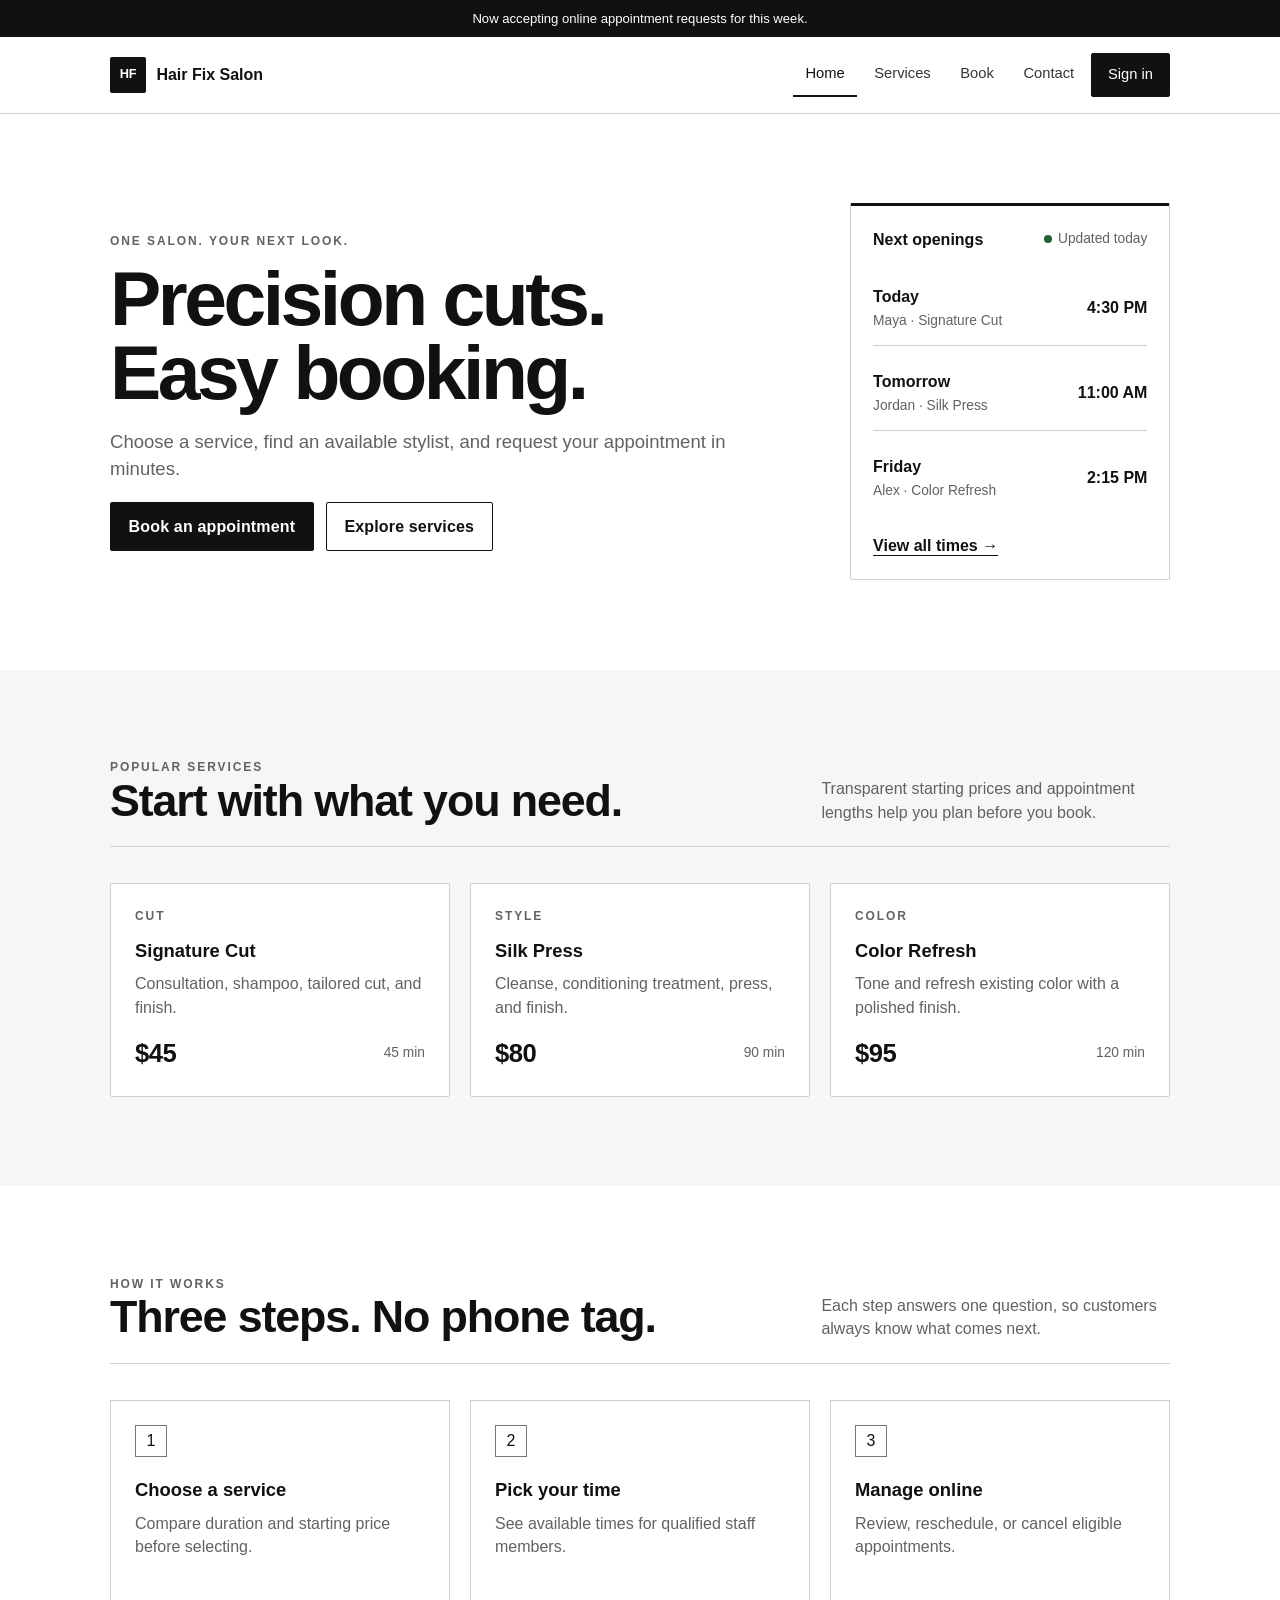
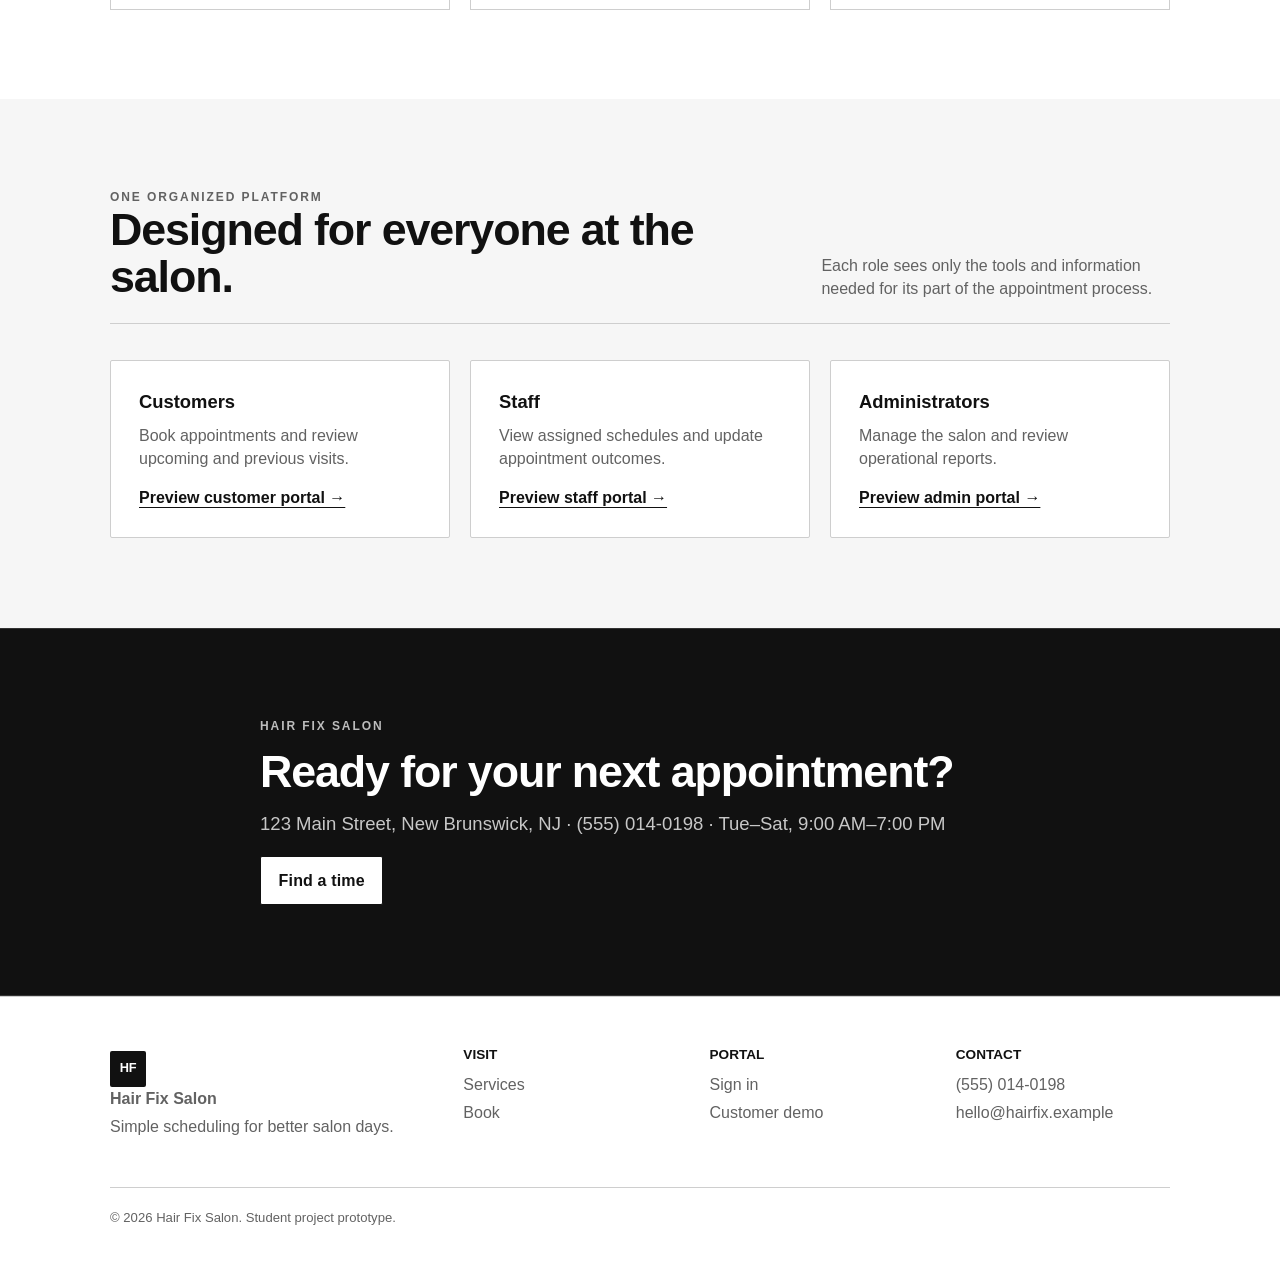
<file: hair-fix-salon-site/index.html>
<!doctype html>
<html lang="en">
<head>
  <meta charset="utf-8">
  <meta name="viewport" content="width=device-width, initial-scale=1">
  <meta name="description" content="Hair Fix Salon online appointment booking prototype.">
  <title>Hair Fix Salon | Appointments made simple</title>
  <link rel="stylesheet" href="assets/styles.css">
  <script src="assets/config.js" defer></script>
  <script src="assets/mock-data.js" defer></script>
  <script src="assets/api-client.js" defer></script>
  <script src="assets/app.js" defer></script>
</head>
<body>
  <a class="skip-link" href="#main">Skip to content</a>
  <div class="announcement">Now accepting online appointment requests for this week.</div>
  <header class="site-header">
    <div class="container header-inner">
      <a class="brand" href="index.html" aria-label="Hair Fix Salon home"><span class="brand-mark">HF</span><span>Hair Fix Salon</span></a>
      <button class="menu-toggle" type="button" data-menu-toggle aria-expanded="false" aria-controls="primary-nav">Menu</button>
      <nav class="site-nav" id="primary-nav" data-menu aria-label="Primary navigation">
        <a href="index.html" aria-current="page">Home</a>
        <a href="services.html">Services</a>
        <a href="book.html">Book</a>
        <a href="#contact">Contact</a>
        <a class="nav-cta" href="login.html">Sign in</a>
      </nav>
    </div>
  </header>

  <main id="main">
    <section class="hero">
      <div class="container hero-grid">
        <div>
          <p class="eyebrow">One salon. Your next look.</p>
          <h1>Precision cuts. Easy booking.</h1>
          <p class="lede">Choose a service, find an available stylist, and request your appointment in minutes.</p>
          <div class="button-row">
            <a class="button" href="book.html">Book an appointment</a>
            <a class="button secondary" href="services.html">Explore services</a>
          </div>
        </div>
        <aside class="hero-card" aria-label="Upcoming availability">
          <div class="hero-card-top"><strong>Next openings</strong><span class="meta"><span class="dot"></span>Updated today</span></div>
          <div class="availability-list">
            <div class="availability-item"><span><strong>Today</strong><br><span class="meta">Maya · Signature Cut</span></span><strong>4:30 PM</strong></div>
            <div class="availability-item"><span><strong>Tomorrow</strong><br><span class="meta">Jordan · Silk Press</span></span><strong>11:00 AM</strong></div>
            <div class="availability-item"><span><strong>Friday</strong><br><span class="meta">Alex · Color Refresh</span></span><strong>2:15 PM</strong></div>
          </div>
          <a class="text-link" href="book.html">View all times →</a>
        </aside>
      </div>
    </section>

    <section class="section soft" id="services">
      <div class="container">
        <div class="section-head">
          <div><p class="eyebrow">Popular services</p><h2>Start with what you need.</h2></div>
          <p>Transparent starting prices and appointment lengths help you plan before you book.</p>
        </div>
        <div class="cards-3">
          <article class="service-card"><p class="eyebrow">Cut</p><h3>Signature Cut</h3><p class="muted">Consultation, shampoo, tailored cut, and finish.</p><div class="card-row"><span class="price">$45</span><span class="meta">45 min</span></div></article>
          <article class="service-card"><p class="eyebrow">Style</p><h3>Silk Press</h3><p class="muted">Cleanse, conditioning treatment, press, and finish.</p><div class="card-row"><span class="price">$80</span><span class="meta">90 min</span></div></article>
          <article class="service-card"><p class="eyebrow">Color</p><h3>Color Refresh</h3><p class="muted">Tone and refresh existing color with a polished finish.</p><div class="card-row"><span class="price">$95</span><span class="meta">120 min</span></div></article>
        </div>
      </div>
    </section>

    <section class="section">
      <div class="container">
        <div class="section-head"><div><p class="eyebrow">How it works</p><h2>Three steps. No phone tag.</h2></div><p>Each step answers one question, so customers always know what comes next.</p></div>
        <div class="cards-3">
          <article class="process-card"><div class="step-number">1</div><h3>Choose a service</h3><p class="muted">Compare duration and starting price before selecting.</p></article>
          <article class="process-card"><div class="step-number">2</div><h3>Pick your time</h3><p class="muted">See available times for qualified staff members.</p></article>
          <article class="process-card"><div class="step-number">3</div><h3>Manage online</h3><p class="muted">Review, reschedule, or cancel eligible appointments.</p></article>
        </div>
      </div>
    </section>

    <section class="section soft">
      <div class="container">
        <div class="section-head"><div><p class="eyebrow">One organized platform</p><h2>Designed for everyone at the salon.</h2></div><p>Each role sees only the tools and information needed for its part of the appointment process.</p></div>
        <div class="cards-3">
          <article class="role-card"><h3>Customers</h3><p>Book appointments and review upcoming and previous visits.</p><a class="text-link" href="customer-dashboard.html">Preview customer portal →</a></article>
          <article class="role-card"><h3>Staff</h3><p>View assigned schedules and update appointment outcomes.</p><a class="text-link" href="staff-dashboard.html">Preview staff portal →</a></article>
          <article class="role-card"><h3>Administrators</h3><p>Manage the salon and review operational reports.</p><a class="text-link" href="admin-dashboard.html">Preview admin portal →</a></article>
        </div>
      </div>
    </section>

    <section class="section dark home-cta" id="contact">
      <div class="narrow">
        <p class="eyebrow">Hair Fix Salon</p>
        <h2>Ready for your next appointment?</h2>
        <p class="lede">123 Main Street, New Brunswick, NJ · (555) 014-0198 · Tue–Sat, 9:00 AM–7:00 PM</p>
        <a class="button secondary" href="book.html">Find a time</a>
      </div>
    </section>
  </main>

  <footer class="site-footer">
    <div class="container">
      <div class="footer-grid">
        <div><a class="brand" href="index.html"><span class="brand-mark">HF</span><span>Hair Fix Salon</span></a><p class="muted">Simple scheduling for better salon days.</p></div>
        <div><h3>Visit</h3><a href="services.html">Services</a><a href="book.html">Book</a></div>
        <div><h3>Portal</h3><a href="login.html">Sign in</a><a href="customer-dashboard.html">Customer demo</a></div>
        <div><h3>Contact</h3><a href="tel:+15550140198">(555) 014-0198</a><a href="mailto:hello@hairfix.example">hello@hairfix.example</a></div>
      </div>
      <div class="footer-bottom">© <span data-current-year></span> Hair Fix Salon. Student project prototype.</div>
    </div>
  </footer>
</body>
</html>
</file>
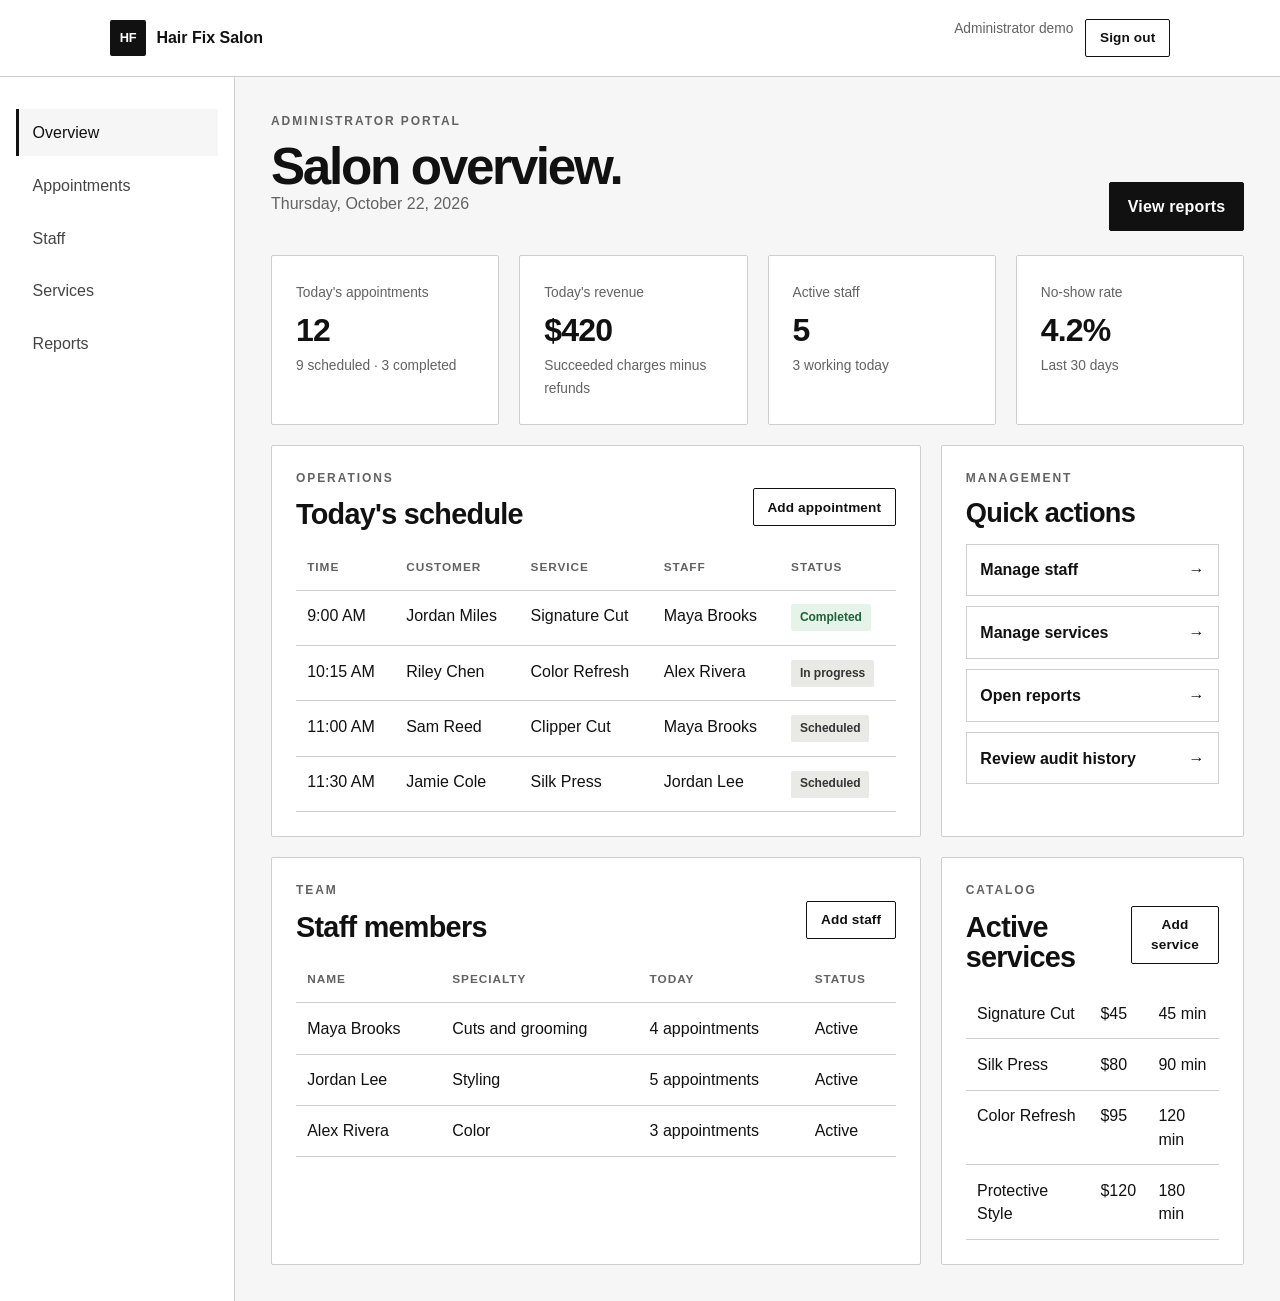
<file: hair-fix-salon-site/admin-dashboard.html>
<!doctype html>
<html lang="en">
<head>
  <meta charset="utf-8"><meta name="viewport" content="width=device-width, initial-scale=1">
  <title>Administrator Portal | Hair Fix Salon</title>
  <link rel="stylesheet" href="assets/styles.css"><script src="assets/config.js" defer></script><script src="assets/mock-data.js" defer></script><script src="assets/api-client.js" defer></script><script src="assets/app.js" defer></script>
</head>
<body class="dashboard-body">
  <a class="skip-link" href="#main">Skip to content</a>
  <header class="dashboard-header"><div class="container header-inner"><a class="brand" href="index.html"><span class="brand-mark">HF</span><span>Hair Fix Salon</span></a><div class="button-row"><span class="meta">Administrator demo</span><a class="button secondary small" href="login.html">Sign out</a></div></div></header>
  <div class="dashboard-shell">
    <aside class="sidebar"><nav aria-label="Administrator portal"><a class="active" href="admin-dashboard.html">Overview</a><a href="#appointments">Appointments</a><a href="#staff">Staff</a><a href="#services">Services</a><a href="reports.html">Reports</a></nav></aside>
    <main class="dashboard-main" id="main">
      <div class="dashboard-title"><div><p class="eyebrow">Administrator portal</p><h1>Salon overview.</h1><p class="muted">Thursday, October 22, 2026</p></div><a class="button" href="reports.html">View reports</a></div>
      <div class="stats-grid">
        <article class="stat-card"><span class="meta">Today's appointments</span><p class="stat-value">12</p><span class="meta">9 scheduled · 3 completed</span></article>
        <article class="stat-card"><span class="meta">Today's revenue</span><p class="stat-value">$420</p><span class="meta">Succeeded charges minus refunds</span></article>
        <article class="stat-card"><span class="meta">Active staff</span><p class="stat-value">5</p><span class="meta">3 working today</span></article>
        <article class="stat-card"><span class="meta">No-show rate</span><p class="stat-value">4.2%</p><span class="meta">Last 30 days</span></article>
      </div>
      <div class="dashboard-grid">
        <section class="panel" id="appointments"><div class="panel-head"><div><p class="eyebrow">Operations</p><h2 style="font-size:1.8rem">Today's schedule</h2></div><button class="button secondary small" type="button">Add appointment</button></div><div class="data-table-wrap"><table class="data-table"><thead><tr><th>Time</th><th>Customer</th><th>Service</th><th>Staff</th><th>Status</th></tr></thead><tbody><tr><td>9:00 AM</td><td>Jordan Miles</td><td>Signature Cut</td><td>Maya Brooks</td><td><span class="status completed">Completed</span></td></tr><tr><td>10:15 AM</td><td>Riley Chen</td><td>Color Refresh</td><td>Alex Rivera</td><td><span class="status">In progress</span></td></tr><tr><td>11:00 AM</td><td>Sam Reed</td><td>Clipper Cut</td><td>Maya Brooks</td><td><span class="status">Scheduled</span></td></tr><tr><td>11:30 AM</td><td>Jamie Cole</td><td>Silk Press</td><td>Jordan Lee</td><td><span class="status">Scheduled</span></td></tr></tbody></table></div></section>
        <aside class="panel"><p class="eyebrow">Management</p><h2 style="font-size:1.7rem">Quick actions</h2><div class="quick-list"><a href="#staff"><span>Manage staff</span><span>→</span></a><a href="#services"><span>Manage services</span><span>→</span></a><a href="reports.html"><span>Open reports</span><span>→</span></a><a href="reports.html#audit"><span>Review audit history</span><span>→</span></a></div></aside>
      </div>
      <div class="dashboard-grid" style="margin-top:1.25rem">
        <section class="panel" id="staff"><div class="panel-head"><div><p class="eyebrow">Team</p><h2 style="font-size:1.8rem">Staff members</h2></div><button class="button secondary small" type="button">Add staff</button></div><div class="data-table-wrap"><table class="data-table"><thead><tr><th>Name</th><th>Specialty</th><th>Today</th><th>Status</th></tr></thead><tbody><tr><td>Maya Brooks</td><td>Cuts and grooming</td><td>4 appointments</td><td>Active</td></tr><tr><td>Jordan Lee</td><td>Styling</td><td>5 appointments</td><td>Active</td></tr><tr><td>Alex Rivera</td><td>Color</td><td>3 appointments</td><td>Active</td></tr></tbody></table></div></section>
        <section class="panel" id="services"><div class="panel-head"><div><p class="eyebrow">Catalog</p><h2 style="font-size:1.8rem">Active services</h2></div><button class="button secondary small" type="button">Add service</button></div><div class="data-table-wrap"><table class="data-table"><tbody><tr><td>Signature Cut</td><td>$45</td><td>45 min</td></tr><tr><td>Silk Press</td><td>$80</td><td>90 min</td></tr><tr><td>Color Refresh</td><td>$95</td><td>120 min</td></tr><tr><td>Protective Style</td><td>$120</td><td>180 min</td></tr></tbody></table></div></section>
      </div>
    </main>
  </div>
</body>
</html>
</file>
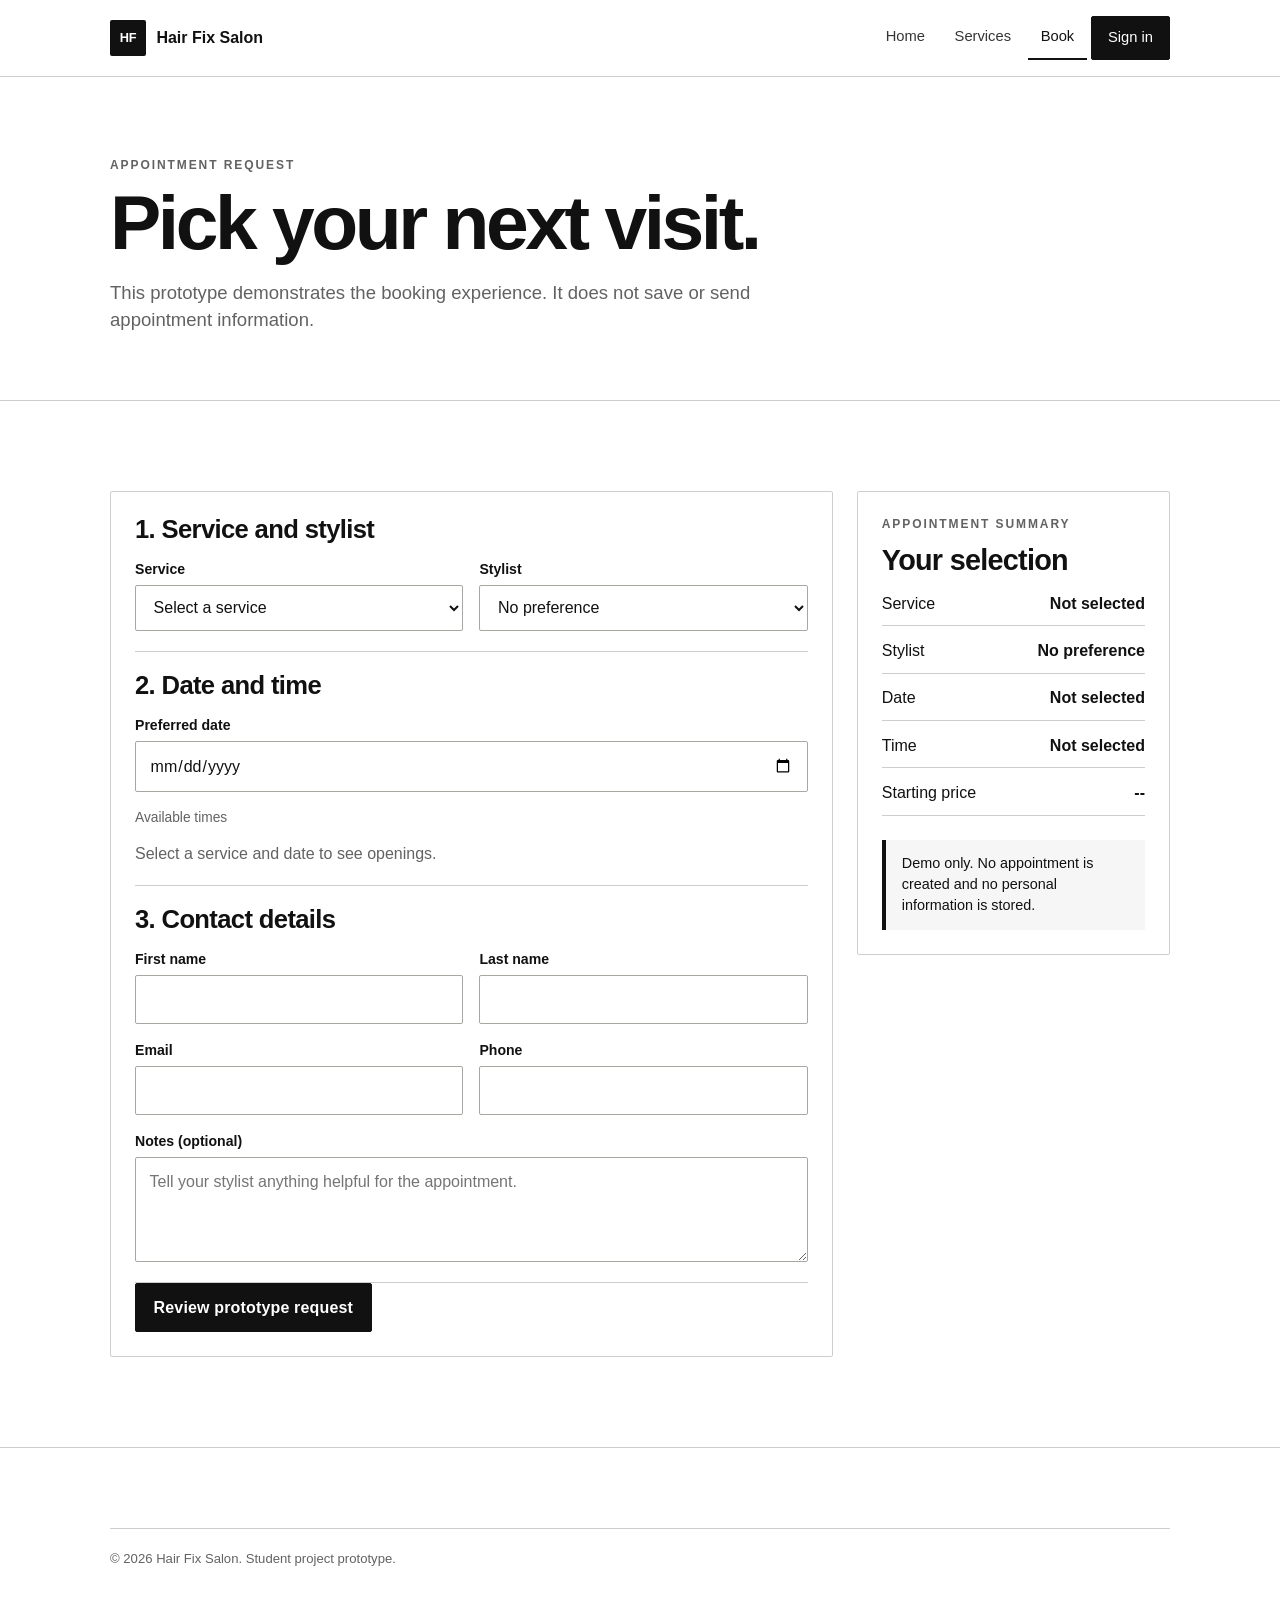
<file: hair-fix-salon-site/book.html>
<!doctype html>
<html lang="en">
<head>
  <meta charset="utf-8"><meta name="viewport" content="width=device-width, initial-scale=1">
  <title>Book an Appointment | Hair Fix Salon</title>
  <link rel="stylesheet" href="assets/styles.css"><script src="assets/config.js" defer></script><script src="assets/mock-data.js" defer></script><script src="assets/api-client.js" defer></script><script src="assets/app.js" defer></script>
</head>
<body>
  <a class="skip-link" href="#main">Skip to content</a>
  <header class="site-header"><div class="container header-inner">
    <a class="brand" href="index.html"><span class="brand-mark">HF</span><span>Hair Fix Salon</span></a>
    <button class="menu-toggle" type="button" data-menu-toggle aria-expanded="false" aria-controls="primary-nav">Menu</button>
    <nav class="site-nav" id="primary-nav" data-menu><a href="index.html">Home</a><a href="services.html">Services</a><a href="book.html" aria-current="page">Book</a><a class="nav-cta" href="login.html">Sign in</a></nav>
  </div></header>
  <main id="main">
    <section class="page-hero"><div class="container"><p class="eyebrow">Appointment request</p><h1>Pick your next visit.</h1><p class="lede">This prototype demonstrates the booking experience. It does not save or send appointment information.</p></div></section>
    <section class="section"><div class="container booking-layout">
      <form class="panel" data-booking-form>
        <div class="form-section"><h2 style="font-size:1.6rem">1. Service and stylist</h2><div class="form-grid">
          <div class="field"><label for="service">Service</label><select id="service" name="serviceId" data-service-select required><option value="">Select a service</option></select></div>
          <div class="field"><label for="stylist">Stylist</label><select id="stylist" name="staffId" data-staff-select><option value="">No preference</option></select></div>
        </div></div>
        <div class="form-section"><h2 style="font-size:1.6rem">2. Date and time</h2><div class="field"><label for="date">Preferred date</label><input id="date" name="appointmentDate" type="date" required></div><p class="meta" style="margin-top:1rem">Available times</p><div class="slot-grid" data-availability-list><span class="muted">Select a service and date to see openings.</span></div><input id="selected-time" name="startTime" type="hidden"></div>
        <div class="form-section"><h2 style="font-size:1.6rem">3. Contact details</h2><div class="form-grid">
          <div class="field"><label for="first-name">First name</label><input id="first-name" name="firstName" autocomplete="given-name" required></div>
          <div class="field"><label for="last-name">Last name</label><input id="last-name" name="lastName" autocomplete="family-name" required></div>
          <div class="field"><label for="email">Email</label><input id="email" name="email" type="email" autocomplete="email" required></div>
          <div class="field"><label for="phone">Phone</label><input id="phone" name="phone" type="tel" autocomplete="tel" required></div>
          <div class="field full"><label for="notes">Notes (optional)</label><textarea id="notes" name="notes" placeholder="Tell your stylist anything helpful for the appointment."></textarea></div>
        </div></div>
        <button class="button" type="submit">Review prototype request</button>
        <div class="form-message" data-booking-message tabindex="-1" role="status"></div>
      </form>
      <aside class="panel summary-panel"><p class="eyebrow">Appointment summary</p><h2 style="font-size:1.8rem">Your selection</h2><div class="summary-list"><div><span>Service</span><strong data-summary-service>Not selected</strong></div><div><span>Stylist</span><strong data-summary-stylist>No preference</strong></div><div><span>Date</span><strong data-summary-date>Not selected</strong></div><div><span>Time</span><strong data-summary-time>Not selected</strong></div><div><span>Starting price</span><strong data-summary-price>--</strong></div></div><div class="notice">Demo only. No appointment is created and no personal information is stored.</div></aside>
    </div></section>
  </main>
  <footer class="site-footer"><div class="container footer-bottom">© <span data-current-year></span> Hair Fix Salon. Student project prototype.</div></footer>
</body>
</html>
</file>
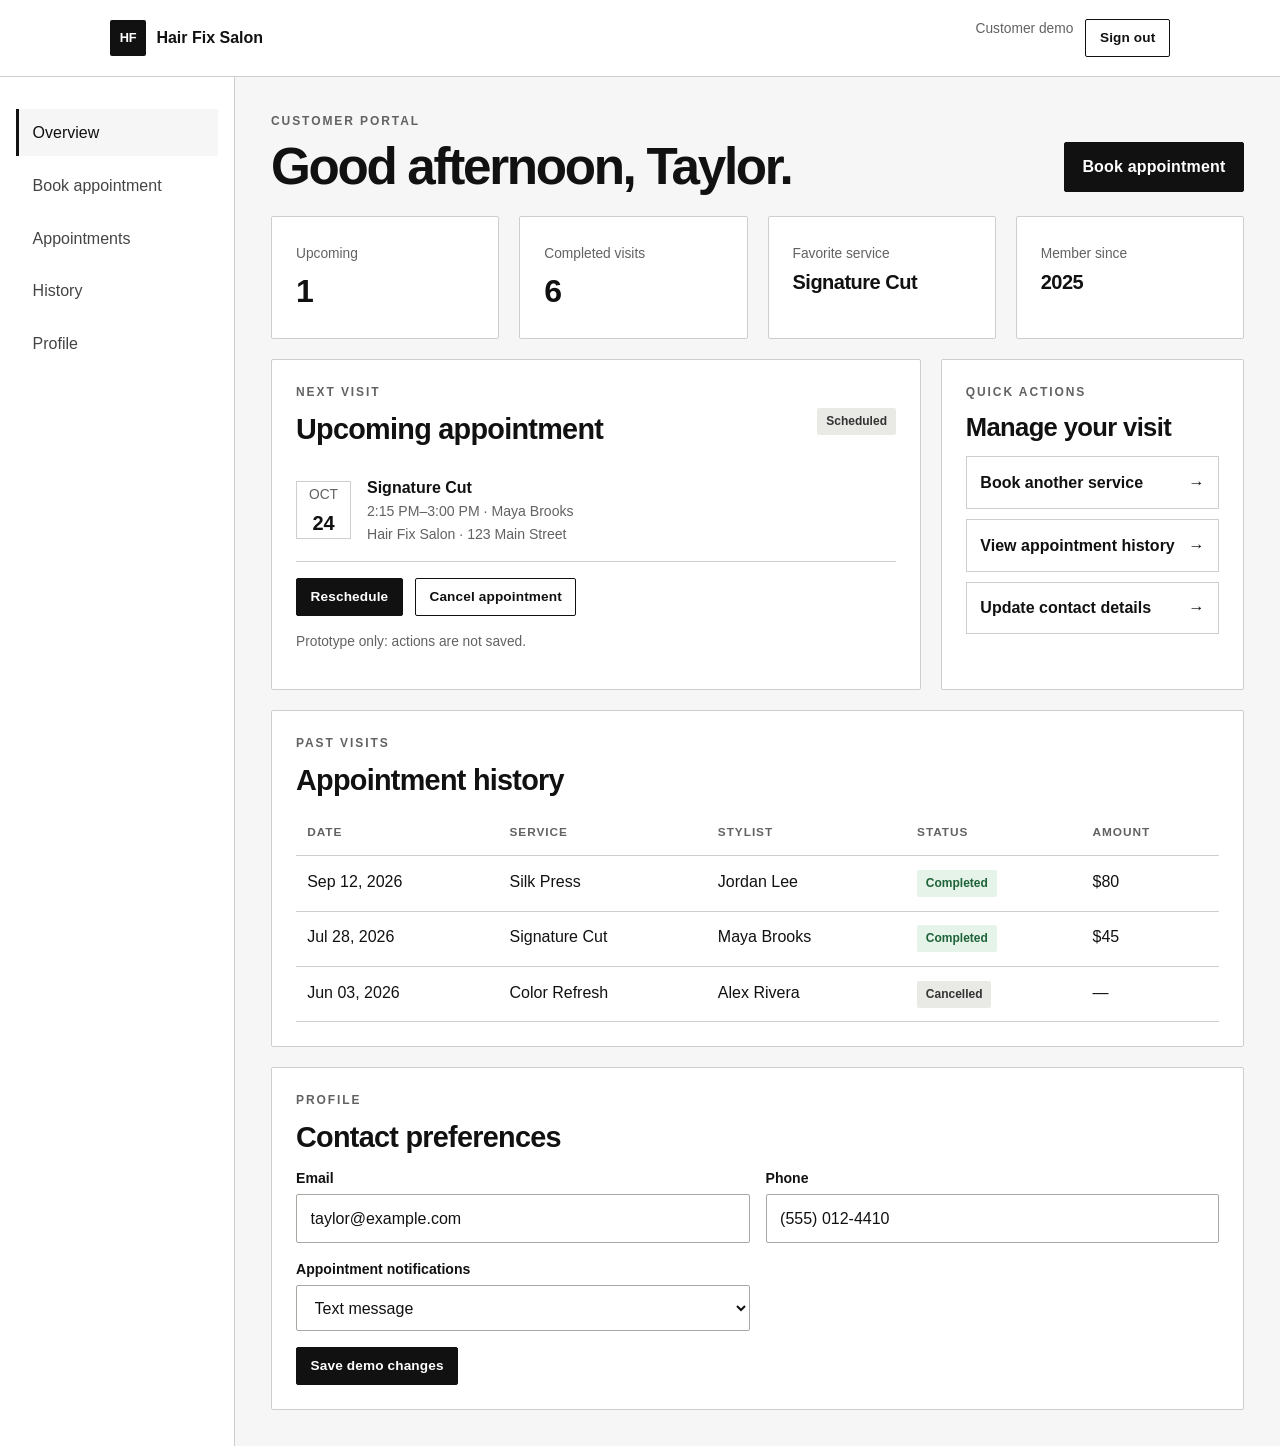
<file: hair-fix-salon-site/customer-dashboard.html>
<!doctype html>
<html lang="en">
<head>
  <meta charset="utf-8"><meta name="viewport" content="width=device-width, initial-scale=1">
  <title>Customer Portal | Hair Fix Salon</title>
  <link rel="stylesheet" href="assets/styles.css"><script src="assets/config.js" defer></script><script src="assets/mock-data.js" defer></script><script src="assets/api-client.js" defer></script><script src="assets/app.js" defer></script>
</head>
<body class="dashboard-body">
  <a class="skip-link" href="#main">Skip to content</a>
  <header class="dashboard-header"><div class="container header-inner"><a class="brand" href="index.html"><span class="brand-mark">HF</span><span>Hair Fix Salon</span></a><div class="button-row"><span class="meta">Customer demo</span><a class="button secondary small" href="login.html">Sign out</a></div></div></header>
  <div class="dashboard-shell">
    <aside class="sidebar"><nav aria-label="Customer portal"><a class="active" href="customer-dashboard.html">Overview</a><a href="book.html">Book appointment</a><a href="#appointments">Appointments</a><a href="#history">History</a><a href="#profile">Profile</a></nav></aside>
    <main class="dashboard-main" id="main">
      <div class="dashboard-title"><div><p class="eyebrow">Customer portal</p><h1>Good afternoon, Taylor.</h1></div><a class="button" href="book.html">Book appointment</a></div>
      <div class="stats-grid">
        <article class="stat-card"><span class="meta">Upcoming</span><p class="stat-value">1</p></article>
        <article class="stat-card"><span class="meta">Completed visits</span><p class="stat-value">6</p></article>
        <article class="stat-card"><span class="meta">Favorite service</span><p class="stat-value" style="font-size:1.25rem">Signature Cut</p></article>
        <article class="stat-card"><span class="meta">Member since</span><p class="stat-value" style="font-size:1.25rem">2025</p></article>
      </div>
      <div class="dashboard-grid">
        <section class="panel" id="appointments"><div class="panel-head"><div><p class="eyebrow">Next visit</p><h2 style="font-size:1.8rem">Upcoming appointment</h2></div><span class="status">Scheduled</span></div>
          <div class="appointment-row"><div class="date-tile"><span class="meta">OCT</span><strong>24</strong></div><div class="appointment-info"><strong>Signature Cut</strong><p>2:15 PM–3:00 PM · Maya Brooks</p><p>Hair Fix Salon · 123 Main Street</p></div></div>
          <div class="button-row" style="margin-top:1rem"><button class="button small" type="button">Reschedule</button><button class="button secondary small" type="button">Cancel appointment</button></div>
          <p class="meta" style="margin-top:1rem">Prototype only: actions are not saved.</p>
        </section>
        <aside class="panel"><p class="eyebrow">Quick actions</p><h2 style="font-size:1.6rem">Manage your visit</h2><div class="quick-list"><a href="book.html"><span>Book another service</span><span>→</span></a><a href="#history"><span>View appointment history</span><span>→</span></a><a href="#profile"><span>Update contact details</span><span>→</span></a></div></aside>
      </div>
      <section class="panel" id="history" style="margin-top:1.25rem"><div class="panel-head"><div><p class="eyebrow">Past visits</p><h2 style="font-size:1.8rem">Appointment history</h2></div></div><div class="data-table-wrap"><table class="data-table"><thead><tr><th>Date</th><th>Service</th><th>Stylist</th><th>Status</th><th>Amount</th></tr></thead><tbody><tr><td>Sep 12, 2026</td><td>Silk Press</td><td>Jordan Lee</td><td><span class="status completed">Completed</span></td><td>$80</td></tr><tr><td>Jul 28, 2026</td><td>Signature Cut</td><td>Maya Brooks</td><td><span class="status completed">Completed</span></td><td>$45</td></tr><tr><td>Jun 03, 2026</td><td>Color Refresh</td><td>Alex Rivera</td><td><span class="status">Cancelled</span></td><td>—</td></tr></tbody></table></div></section>
      <section class="panel" id="profile" style="margin-top:1.25rem"><p class="eyebrow">Profile</p><h2 style="font-size:1.8rem">Contact preferences</h2><div class="form-grid"><div class="field"><label for="profile-email">Email</label><input id="profile-email" type="email" value="taylor@example.com"></div><div class="field"><label for="profile-phone">Phone</label><input id="profile-phone" type="tel" value="(555) 012-4410"></div><div class="field"><label for="preference">Appointment notifications</label><select id="preference"><option>Text message</option><option>Email</option><option>Both</option></select></div></div><button class="button small" type="button" style="margin-top:1rem">Save demo changes</button></section>
    </main>
  </div>
</body>
</html>
</file>
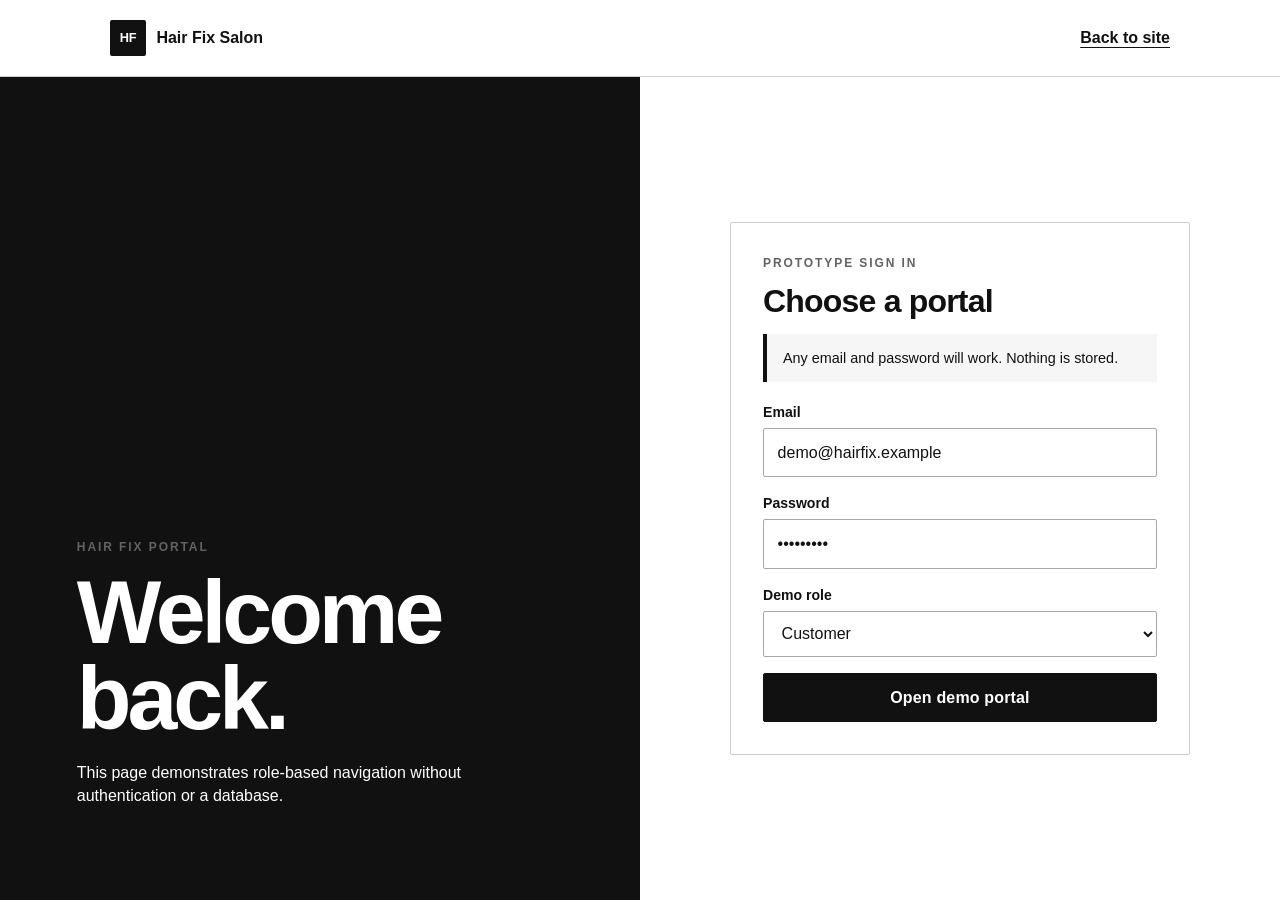
<file: hair-fix-salon-site/login.html>
<!doctype html>
<html lang="en">
<head>
  <meta charset="utf-8"><meta name="viewport" content="width=device-width, initial-scale=1">
  <title>Sign In | Hair Fix Salon</title>
  <link rel="stylesheet" href="assets/styles.css"><script src="assets/config.js" defer></script><script src="assets/mock-data.js" defer></script><script src="assets/api-client.js" defer></script><script src="assets/app.js" defer></script>
</head>
<body>
  <a class="skip-link" href="#main">Skip to content</a>
  <header class="site-header"><div class="container header-inner"><a class="brand" href="index.html"><span class="brand-mark">HF</span><span>Hair Fix Salon</span></a><a class="text-link" href="index.html">Back to site</a></div></header>
  <main id="main" class="login-shell">
    <section class="login-art"><p class="eyebrow">Hair Fix Portal</p><h1>Welcome back.</h1><p>This page demonstrates role-based navigation without authentication or a database.</p></section>
    <section class="login-form-wrap"><div class="login-card"><p class="eyebrow">Prototype sign in</p><h2 style="font-size:2rem">Choose a portal</h2><div class="notice" style="margin-bottom:1.25rem">Any email and password will work. Nothing is stored.</div><form data-login-form>
      <div class="field"><label for="email">Email</label><input id="email" name="email" type="email" value="demo@hairfix.example" required></div>
      <div class="field"><label for="password">Password</label><input id="password" name="password" type="password" value="prototype" required></div>
      <div class="field"><label for="role">Demo role</label><select id="role" name="role"><option value="customer">Customer</option><option value="staff">Staff</option><option value="admin">Administrator</option></select></div>
      <button class="button" type="submit">Open demo portal</button>
    </form></div></section>
  </main>
</body>
</html>
</file>
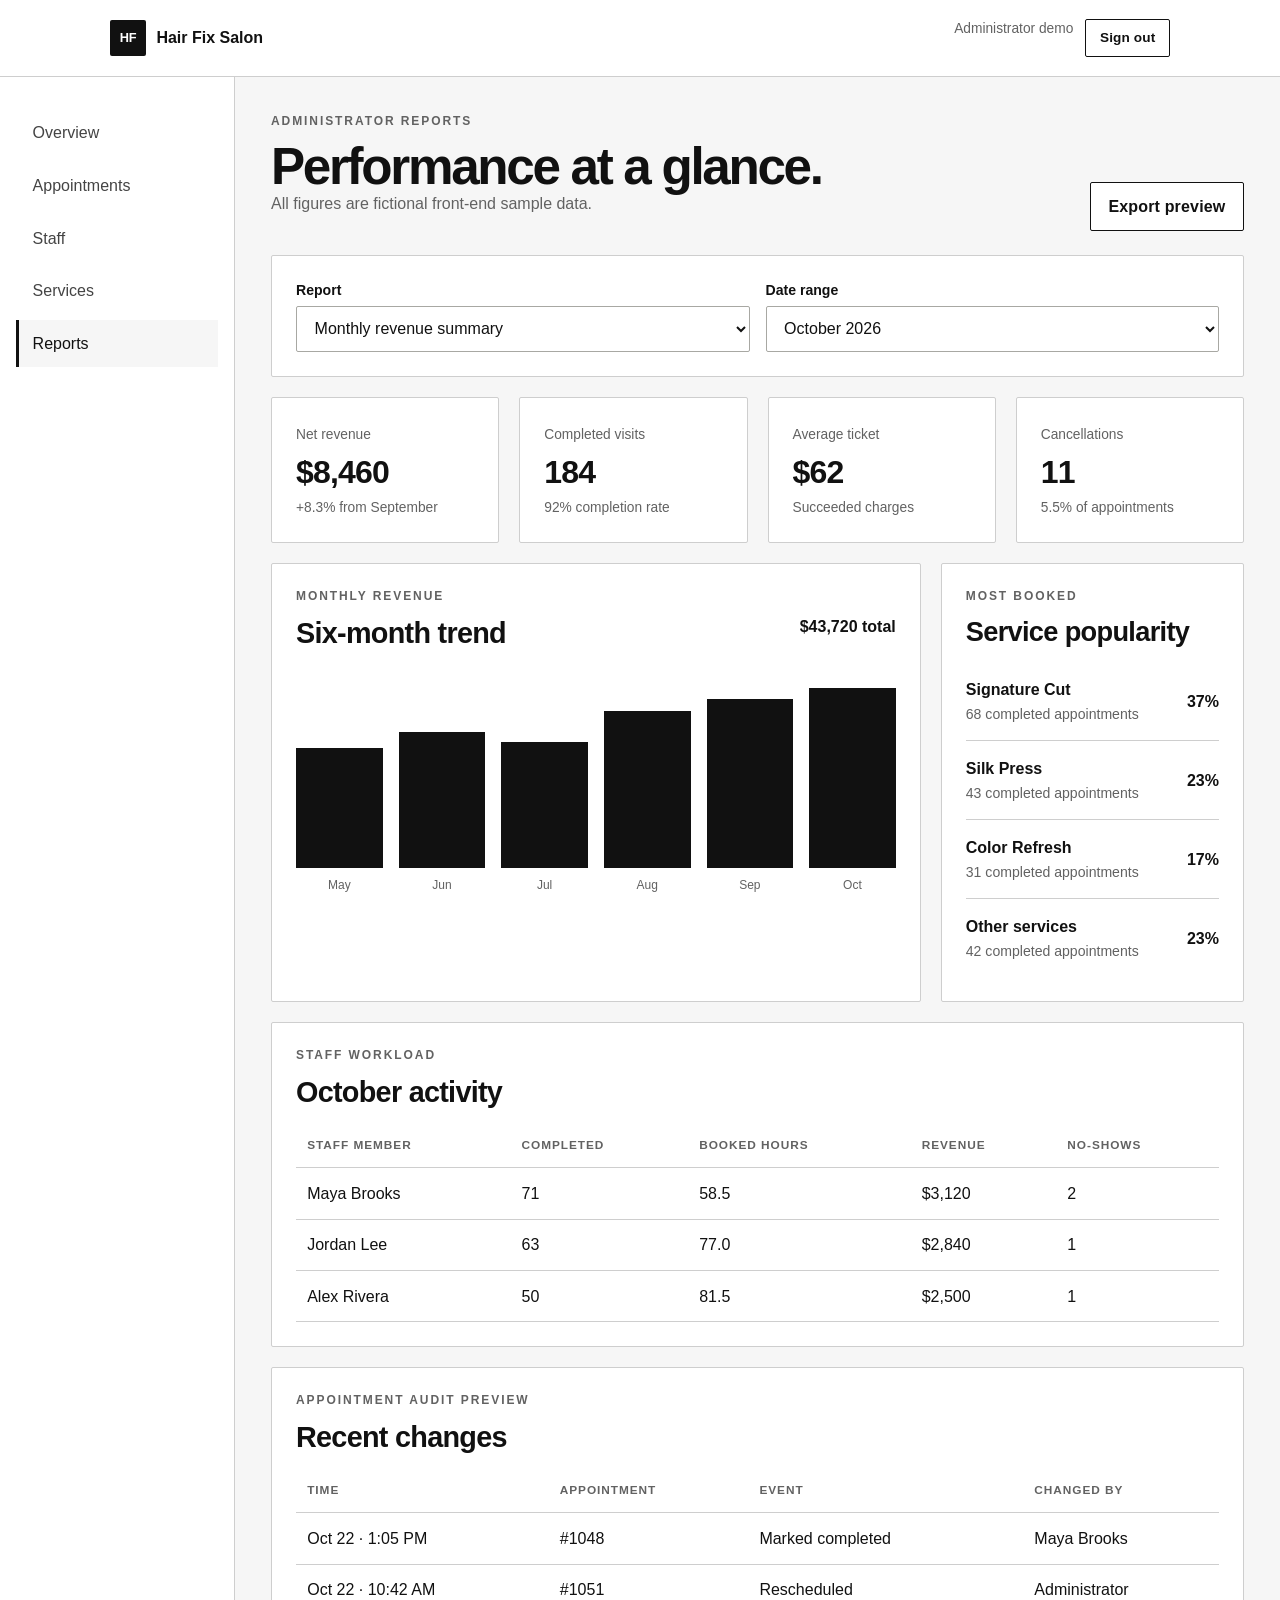
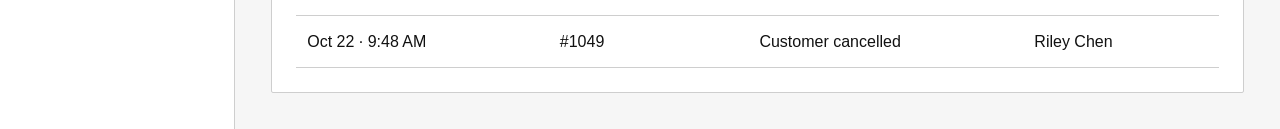
<file: hair-fix-salon-site/reports.html>
<!doctype html>
<html lang="en">
<head>
  <meta charset="utf-8"><meta name="viewport" content="width=device-width, initial-scale=1">
  <title>Reports | Hair Fix Salon</title>
  <link rel="stylesheet" href="assets/styles.css"><script src="assets/config.js" defer></script><script src="assets/mock-data.js" defer></script><script src="assets/api-client.js" defer></script><script src="assets/app.js" defer></script>
</head>
<body class="dashboard-body">
  <a class="skip-link" href="#main">Skip to content</a>
  <header class="dashboard-header"><div class="container header-inner"><a class="brand" href="index.html"><span class="brand-mark">HF</span><span>Hair Fix Salon</span></a><div class="button-row"><span class="meta">Administrator demo</span><a class="button secondary small" href="login.html">Sign out</a></div></div></header>
  <div class="dashboard-shell">
    <aside class="sidebar"><nav aria-label="Administrator portal"><a href="admin-dashboard.html">Overview</a><a href="admin-dashboard.html#appointments">Appointments</a><a href="admin-dashboard.html#staff">Staff</a><a href="admin-dashboard.html#services">Services</a><a class="active" href="reports.html">Reports</a></nav></aside>
    <main class="dashboard-main" id="main">
      <div class="dashboard-title"><div><p class="eyebrow">Administrator reports</p><h1>Performance at a glance.</h1><p class="muted">All figures are fictional front-end sample data.</p></div><button class="button secondary" type="button">Export preview</button></div>
      <section class="panel" style="margin-bottom:1.25rem"><div class="form-grid"><div class="field"><label for="report-type">Report</label><select id="report-type"><option>Monthly revenue summary</option><option>Daily schedule</option><option>Service popularity</option><option>Staff workload</option><option>Cancellations and no-shows</option></select></div><div class="field"><label for="report-range">Date range</label><select id="report-range"><option>October 2026</option><option>Last 30 days</option><option>Quarter to date</option><option>Year to date</option></select></div></div></section>
      <div class="stats-grid">
        <article class="stat-card"><span class="meta">Net revenue</span><p class="stat-value">$8,460</p><span class="meta">+8.3% from September</span></article>
        <article class="stat-card"><span class="meta">Completed visits</span><p class="stat-value">184</p><span class="meta">92% completion rate</span></article>
        <article class="stat-card"><span class="meta">Average ticket</span><p class="stat-value">$62</p><span class="meta">Succeeded charges</span></article>
        <article class="stat-card"><span class="meta">Cancellations</span><p class="stat-value">11</p><span class="meta">5.5% of appointments</span></article>
      </div>
      <div class="dashboard-grid">
        <section class="panel"><div class="panel-head"><div><p class="eyebrow">Monthly revenue</p><h2 style="font-size:1.8rem">Six-month trend</h2></div><strong>$43,720 total</strong></div><div class="bar-chart" role="img" aria-label="Revenue bar chart from May through October"><div class="bar-group"><div class="bar" style="height:58%"></div><span class="bar-label">May</span></div><div class="bar-group"><div class="bar" style="height:66%"></div><span class="bar-label">Jun</span></div><div class="bar-group"><div class="bar" style="height:61%"></div><span class="bar-label">Jul</span></div><div class="bar-group"><div class="bar" style="height:76%"></div><span class="bar-label">Aug</span></div><div class="bar-group"><div class="bar" style="height:82%"></div><span class="bar-label">Sep</span></div><div class="bar-group"><div class="bar" style="height:91%"></div><span class="bar-label">Oct</span></div></div></section>
        <aside class="panel"><p class="eyebrow">Most booked</p><h2 style="font-size:1.7rem">Service popularity</h2><div class="appointment-list"><div class="appointment-row"><div class="appointment-info"><strong>Signature Cut</strong><p>68 completed appointments</p></div><strong>37%</strong></div><div class="appointment-row"><div class="appointment-info"><strong>Silk Press</strong><p>43 completed appointments</p></div><strong>23%</strong></div><div class="appointment-row"><div class="appointment-info"><strong>Color Refresh</strong><p>31 completed appointments</p></div><strong>17%</strong></div><div class="appointment-row"><div class="appointment-info"><strong>Other services</strong><p>42 completed appointments</p></div><strong>23%</strong></div></div></aside>
      </div>
      <section class="panel" style="margin-top:1.25rem"><div class="panel-head"><div><p class="eyebrow">Staff workload</p><h2 style="font-size:1.8rem">October activity</h2></div></div><div class="data-table-wrap"><table class="data-table"><thead><tr><th>Staff member</th><th>Completed</th><th>Booked hours</th><th>Revenue</th><th>No-shows</th></tr></thead><tbody><tr><td>Maya Brooks</td><td>71</td><td>58.5</td><td>$3,120</td><td>2</td></tr><tr><td>Jordan Lee</td><td>63</td><td>77.0</td><td>$2,840</td><td>1</td></tr><tr><td>Alex Rivera</td><td>50</td><td>81.5</td><td>$2,500</td><td>1</td></tr></tbody></table></div></section>
      <section class="panel" id="audit" style="margin-top:1.25rem"><div class="panel-head"><div><p class="eyebrow">Appointment audit preview</p><h2 style="font-size:1.8rem">Recent changes</h2></div></div><div class="data-table-wrap"><table class="data-table"><thead><tr><th>Time</th><th>Appointment</th><th>Event</th><th>Changed by</th></tr></thead><tbody><tr><td>Oct 22 · 1:05 PM</td><td>#1048</td><td>Marked completed</td><td>Maya Brooks</td></tr><tr><td>Oct 22 · 10:42 AM</td><td>#1051</td><td>Rescheduled</td><td>Administrator</td></tr><tr><td>Oct 22 · 9:48 AM</td><td>#1049</td><td>Customer cancelled</td><td>Riley Chen</td></tr></tbody></table></div></section>
    </main>
  </div>
</body>
</html>
</file>
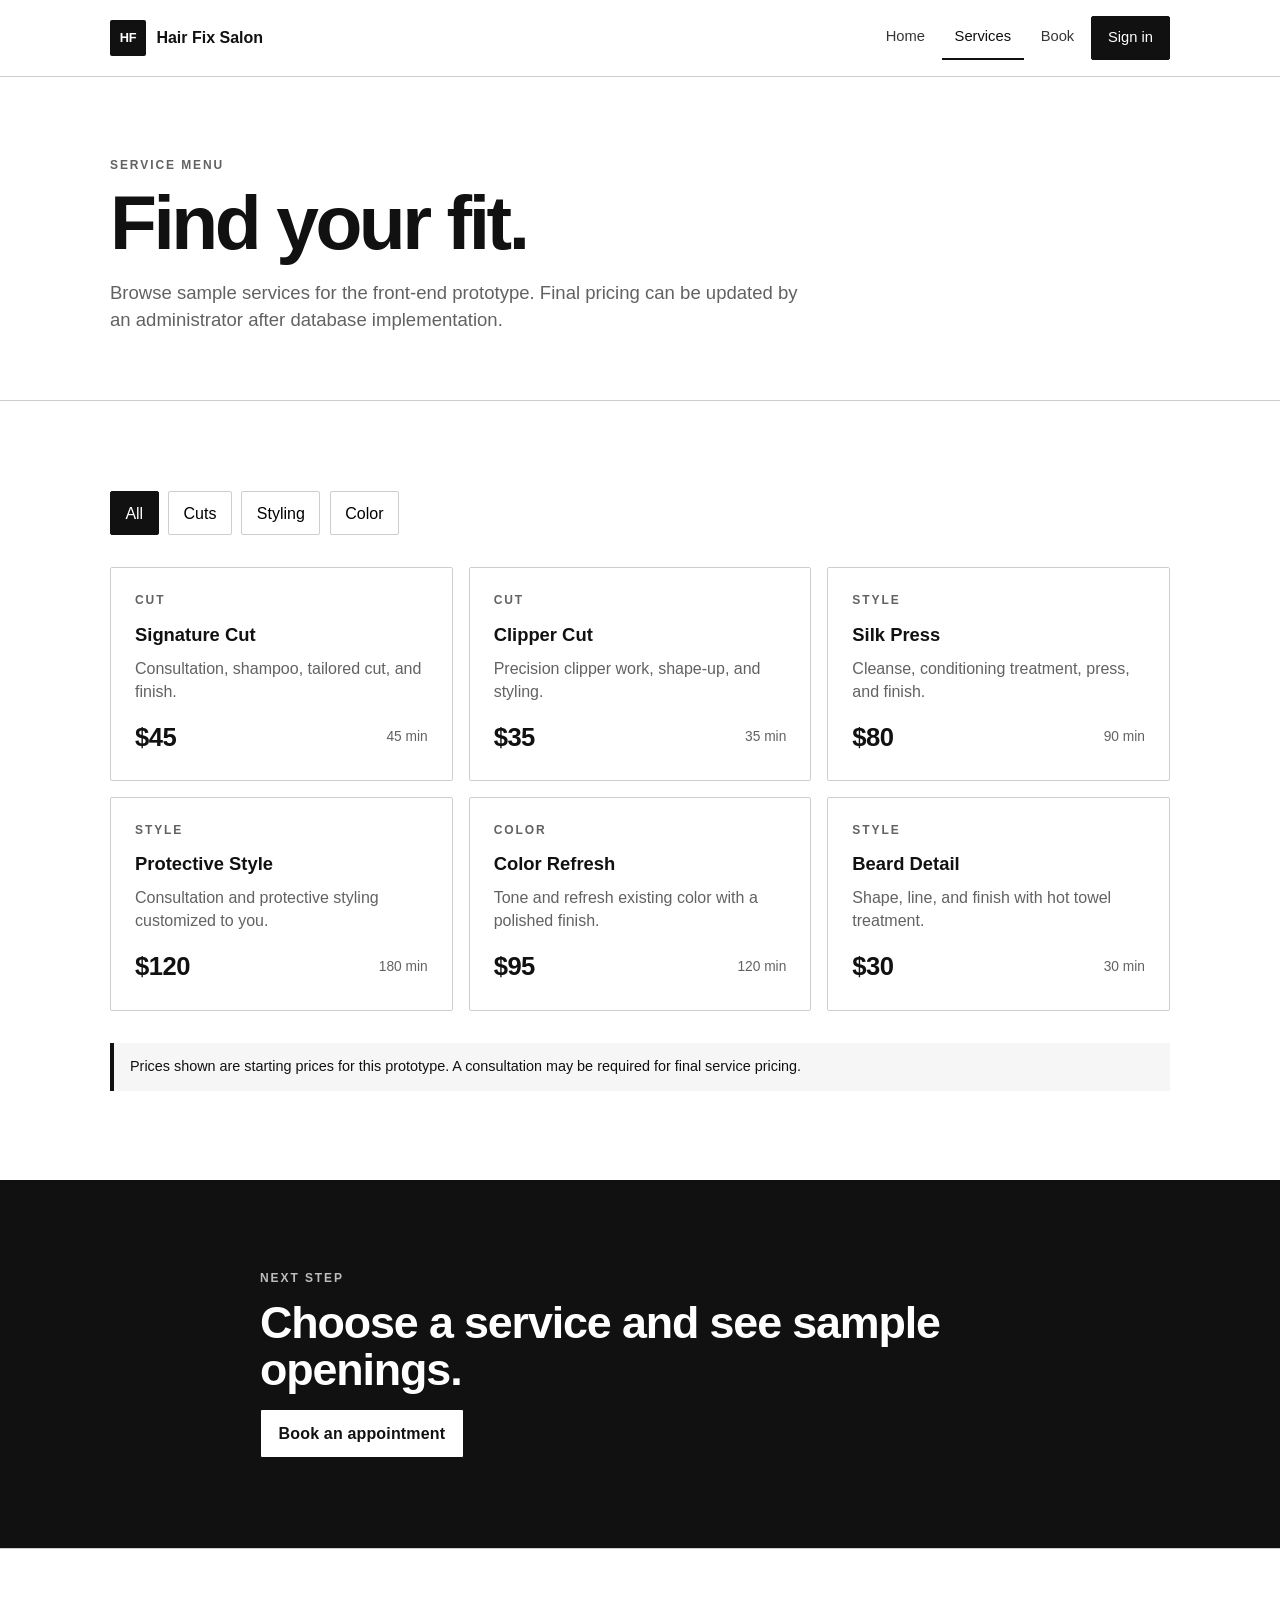
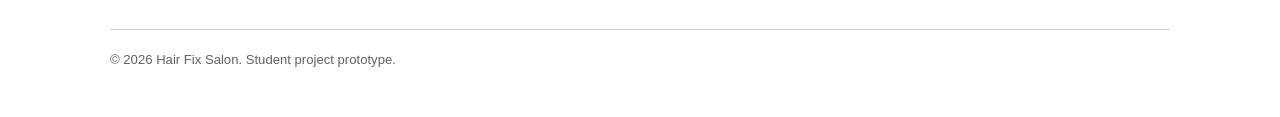
<file: hair-fix-salon-site/services.html>
<!doctype html>
<html lang="en">
<head>
  <meta charset="utf-8"><meta name="viewport" content="width=device-width, initial-scale=1">
  <title>Services | Hair Fix Salon</title>
  <link rel="stylesheet" href="assets/styles.css"><script src="assets/config.js" defer></script><script src="assets/mock-data.js" defer></script><script src="assets/api-client.js" defer></script><script src="assets/app.js" defer></script>
</head>
<body>
  <a class="skip-link" href="#main">Skip to content</a>
  <header class="site-header"><div class="container header-inner">
    <a class="brand" href="index.html"><span class="brand-mark">HF</span><span>Hair Fix Salon</span></a>
    <button class="menu-toggle" type="button" data-menu-toggle aria-expanded="false" aria-controls="primary-nav">Menu</button>
    <nav class="site-nav" id="primary-nav" data-menu><a href="index.html">Home</a><a href="services.html" aria-current="page">Services</a><a href="book.html">Book</a><a class="nav-cta" href="login.html">Sign in</a></nav>
  </div></header>
  <main id="main">
    <section class="page-hero"><div class="container"><p class="eyebrow">Service menu</p><h1>Find your fit.</h1><p class="lede">Browse sample services for the front-end prototype. Final pricing can be updated by an administrator after database implementation.</p></div></section>
    <section class="section"><div class="container">
      <div class="filter-row" aria-label="Filter services">
        <button class="filter-button active" type="button" data-service-filter="all">All</button>
        <button class="filter-button" type="button" data-service-filter="cut">Cuts</button>
        <button class="filter-button" type="button" data-service-filter="style">Styling</button>
        <button class="filter-button" type="button" data-service-filter="color">Color</button>
      </div>
      <div class="service-list" data-service-list>
        <article class="service-card" data-service-category="cut"><p class="eyebrow">Cut</p><h3>Signature Cut</h3><p class="muted">Consultation, shampoo, tailored cut, and finish.</p><div class="card-row"><span class="price">$45</span><span class="meta">45 min</span></div></article>
        <article class="service-card" data-service-category="cut"><p class="eyebrow">Cut</p><h3>Clipper Cut</h3><p class="muted">Precision clipper work, shape-up, and styling.</p><div class="card-row"><span class="price">$35</span><span class="meta">35 min</span></div></article>
        <article class="service-card" data-service-category="style"><p class="eyebrow">Style</p><h3>Silk Press</h3><p class="muted">Cleanse, conditioning treatment, press, and finish.</p><div class="card-row"><span class="price">$80</span><span class="meta">90 min</span></div></article>
        <article class="service-card" data-service-category="style"><p class="eyebrow">Style</p><h3>Protective Style</h3><p class="muted">Consultation and protective styling customized to you.</p><div class="card-row"><span class="price">$120</span><span class="meta">180 min</span></div></article>
        <article class="service-card" data-service-category="color"><p class="eyebrow">Color</p><h3>Color Refresh</h3><p class="muted">Tone and refresh existing color with a polished finish.</p><div class="card-row"><span class="price">$95</span><span class="meta">120 min</span></div></article>
        <article class="service-card" data-service-category="style"><p class="eyebrow">Grooming</p><h3>Beard Detail</h3><p class="muted">Shape, line, and finish with hot towel treatment.</p><div class="card-row"><span class="price">$30</span><span class="meta">30 min</span></div></article>
      </div>
      <div class="notice" style="margin-top:2rem">Prices shown are starting prices for this prototype. A consultation may be required for final service pricing.</div>
    </div></section>
    <section class="section dark"><div class="narrow"><p class="eyebrow">Next step</p><h2>Choose a service and see sample openings.</h2><a class="button secondary" href="book.html">Book an appointment</a></div></section>
  </main>
  <footer class="site-footer"><div class="container footer-bottom">© <span data-current-year></span> Hair Fix Salon. Student project prototype.</div></footer>
</body>
</html>
</file>
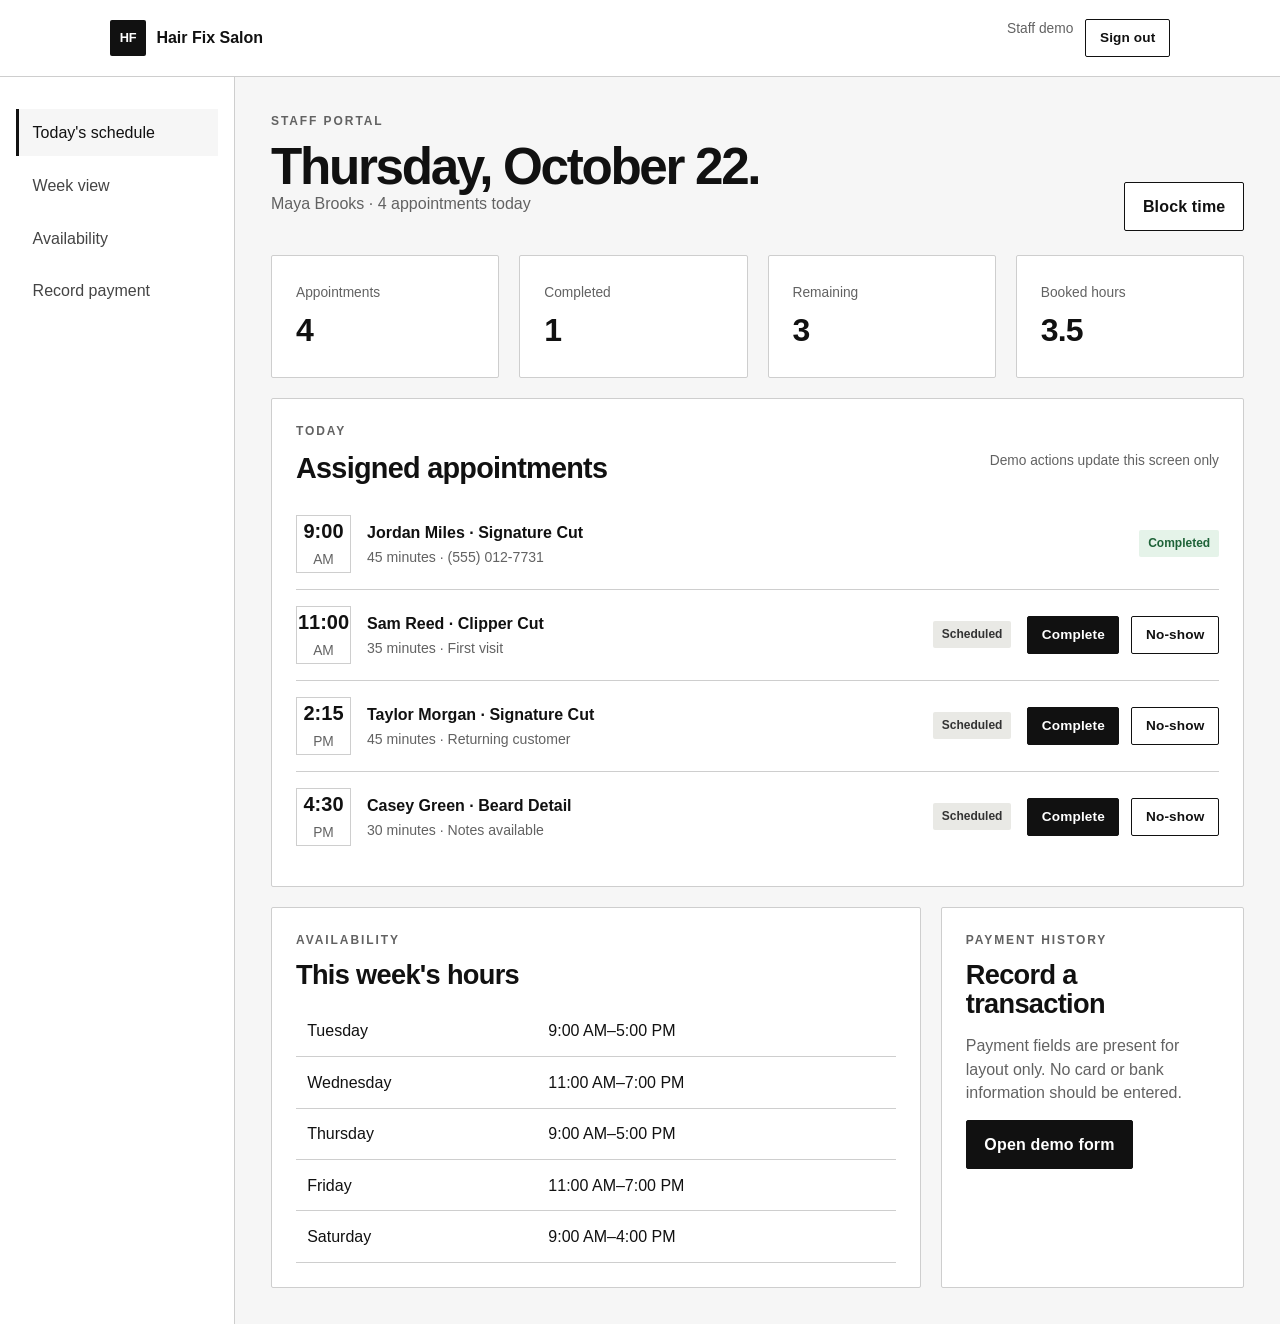
<file: hair-fix-salon-site/staff-dashboard.html>
<!doctype html>
<html lang="en">
<head>
  <meta charset="utf-8"><meta name="viewport" content="width=device-width, initial-scale=1">
  <title>Staff Portal | Hair Fix Salon</title>
  <link rel="stylesheet" href="assets/styles.css"><script src="assets/config.js" defer></script><script src="assets/mock-data.js" defer></script><script src="assets/api-client.js" defer></script><script src="assets/app.js" defer></script>
</head>
<body class="dashboard-body">
  <a class="skip-link" href="#main">Skip to content</a>
  <header class="dashboard-header"><div class="container header-inner"><a class="brand" href="index.html"><span class="brand-mark">HF</span><span>Hair Fix Salon</span></a><div class="button-row"><span class="meta">Staff demo</span><a class="button secondary small" href="login.html">Sign out</a></div></div></header>
  <div class="dashboard-shell">
    <aside class="sidebar"><nav aria-label="Staff portal"><a class="active" href="staff-dashboard.html">Today's schedule</a><a href="#week">Week view</a><a href="#availability">Availability</a><a href="#payments">Record payment</a></nav></aside>
    <main class="dashboard-main" id="main">
      <div class="dashboard-title"><div><p class="eyebrow">Staff portal</p><h1>Thursday, October 22.</h1><p class="muted">Maya Brooks · 4 appointments today</p></div><button class="button secondary" type="button">Block time</button></div>
      <div class="stats-grid">
        <article class="stat-card"><span class="meta">Appointments</span><p class="stat-value">4</p></article>
        <article class="stat-card"><span class="meta">Completed</span><p class="stat-value">1</p></article>
        <article class="stat-card"><span class="meta">Remaining</span><p class="stat-value">3</p></article>
        <article class="stat-card"><span class="meta">Booked hours</span><p class="stat-value">3.5</p></article>
      </div>
      <section class="panel"><div class="panel-head"><div><p class="eyebrow">Today</p><h2 style="font-size:1.8rem">Assigned appointments</h2></div><span class="meta">Demo actions update this screen only</span></div>
        <div class="appointment-list">
          <article class="appointment-row" data-appointment data-appointment-id="1047"><div class="date-tile"><strong>9:00</strong><span class="meta">AM</span></div><div class="appointment-info"><strong>Jordan Miles · Signature Cut</strong><p>45 minutes · (555) 012-7731</p></div><span class="status completed" data-status>Completed</span></article>
          <article class="appointment-row" data-appointment data-appointment-id="1048"><div class="date-tile"><strong>11:00</strong><span class="meta">AM</span></div><div class="appointment-info"><strong>Sam Reed · Clipper Cut</strong><p>35 minutes · First visit</p></div><span class="status" data-status>Scheduled</span><div class="appointment-actions button-row"><button class="button small" type="button" data-status-action="Completed">Complete</button><button class="button secondary small" type="button" data-status-action="No Show">No-show</button></div></article>
          <article class="appointment-row" data-appointment data-appointment-id="1049"><div class="date-tile"><strong>2:15</strong><span class="meta">PM</span></div><div class="appointment-info"><strong>Taylor Morgan · Signature Cut</strong><p>45 minutes · Returning customer</p></div><span class="status" data-status>Scheduled</span><div class="appointment-actions button-row"><button class="button small" type="button" data-status-action="Completed">Complete</button><button class="button secondary small" type="button" data-status-action="No Show">No-show</button></div></article>
          <article class="appointment-row" data-appointment data-appointment-id="1050"><div class="date-tile"><strong>4:30</strong><span class="meta">PM</span></div><div class="appointment-info"><strong>Casey Green · Beard Detail</strong><p>30 minutes · Notes available</p></div><span class="status" data-status>Scheduled</span><div class="appointment-actions button-row"><button class="button small" type="button" data-status-action="Completed">Complete</button><button class="button secondary small" type="button" data-status-action="No Show">No-show</button></div></article>
        </div>
      </section>
      <div class="dashboard-grid" style="margin-top:1.25rem">
        <section class="panel" id="availability"><p class="eyebrow">Availability</p><h2 style="font-size:1.7rem">This week's hours</h2><div class="data-table-wrap"><table class="data-table"><tbody><tr><td>Tuesday</td><td>9:00 AM–5:00 PM</td></tr><tr><td>Wednesday</td><td>11:00 AM–7:00 PM</td></tr><tr><td>Thursday</td><td>9:00 AM–5:00 PM</td></tr><tr><td>Friday</td><td>11:00 AM–7:00 PM</td></tr><tr><td>Saturday</td><td>9:00 AM–4:00 PM</td></tr></tbody></table></div></section>
        <aside class="panel" id="payments"><p class="eyebrow">Payment history</p><h2 style="font-size:1.7rem">Record a transaction</h2><p class="muted">Payment fields are present for layout only. No card or bank information should be entered.</p><button class="button" type="button">Open demo form</button></aside>
      </div>
    </main>
  </div>
</body>
</html>
</file>
<file: hair-fix-salon-site/assets/styles.css>
:root {
  --ink: #111111;
  --muted: #626262;
  --paper: #ffffff;
  --soft: #f6f6f6;
  --line: #cecece;
  --success: #1e6238;
  --warning: #815d00;
  --danger: #8a2727;
  --radius: 2px;
  --shadow: none;
  --content-width: 1060px;
  --section-space: clamp(4rem, 7vw, 6rem);
}

* {
  box-sizing: border-box;
}

html {
  scroll-behavior: smooth;
}

body {
  margin: 0;
  color: var(--ink);
  background: var(--paper);
  font-family: Arial, Helvetica, sans-serif;
  line-height: 1.45;
}

button,
input,
select,
textarea {
  font: inherit;
}

a {
  color: inherit;
}

img {
  max-width: 100%;
}

.skip-link {
  position: absolute;
  left: -9999px;
  top: 0;
  z-index: 1000;
  padding: 0.75rem 1rem;
  background: var(--ink);
  color: var(--paper);
}

.skip-link:focus {
  left: 1rem;
  top: 1rem;
}

.container {
  width: min(var(--content-width), calc(100% - 40px));
  margin: 0 auto;
}

.narrow {
  width: min(760px, calc(100% - 40px));
  margin: 0 auto;
}

.eyebrow {
  margin: 0 0 0.75rem;
  color: var(--muted);
  font-size: 0.75rem;
  font-weight: 700;
  letter-spacing: 0.16em;
  text-transform: uppercase;
}

h1,
h2,
h3,
p {
  margin-top: 0;
}

h1 {
  max-width: 760px;
  margin-bottom: 1.25rem;
  font-size: clamp(2.75rem, 6vw, 4.9rem);
  font-weight: 700;
  letter-spacing: -0.045em;
  line-height: 0.96;
}

h2 {
  margin-bottom: 1rem;
  font-size: clamp(1.9rem, 3.5vw, 2.9rem);
  letter-spacing: -0.025em;
  line-height: 1.05;
}

h3 {
  margin-bottom: 0.5rem;
  font-size: 1.15rem;
}

.lede {
  max-width: 700px;
  color: var(--muted);
  font-size: 1.16rem;
}

.announcement {
  padding: 0.55rem 1rem;
  color: var(--paper);
  background: var(--ink);
  font-size: 0.82rem;
  text-align: center;
}

.site-header {
  position: sticky;
  top: 0;
  z-index: 100;
  border-bottom: 1px solid var(--line);
  background: rgba(255, 255, 255, 0.95);
  backdrop-filter: blur(12px);
}

.header-inner {
  display: flex;
  min-height: 76px;
  align-items: center;
  justify-content: space-between;
  gap: 2rem;
}

.brand {
  display: inline-flex;
  align-items: center;
  gap: 0.65rem;
  color: var(--ink);
  font-weight: 700;
  text-decoration: none;
}

.brand-mark {
  display: grid;
  width: 36px;
  height: 36px;
  place-items: center;
  border-radius: 2px;
  color: var(--paper);
  background: var(--ink);
  font-size: 0.8rem;
  letter-spacing: -0.02em;
}

.site-nav {
  display: flex;
  align-items: center;
  gap: 0.25rem;
}

.site-nav a {
  padding: 0.65rem 0.8rem;
  border-bottom: 2px solid transparent;
  border-radius: 0;
  color: #353535;
  font-size: 0.92rem;
  text-decoration: none;
}

.site-nav a:hover,
.site-nav a[aria-current="page"] {
  border-bottom-color: var(--ink);
  background: transparent;
  color: var(--ink);
}

.site-nav .nav-cta {
  padding-inline: 1rem;
  border: 1px solid var(--ink);
  border-radius: 2px;
  color: var(--paper);
  background: var(--ink);
}

.menu-toggle {
  display: none;
  border: 0;
  background: transparent;
  font-weight: 700;
}

.button-row {
  display: flex;
  flex-wrap: wrap;
  gap: 0.75rem;
}

.button {
  display: inline-flex;
  min-height: 46px;
  align-items: center;
  justify-content: center;
  padding: 0.75rem 1.1rem;
  border: 1px solid var(--ink);
  border-radius: 2px;
  color: var(--paper);
  background: var(--ink);
  font-weight: 700;
  letter-spacing: 0.01em;
  text-decoration: none;
  cursor: pointer;
}

.button:hover {
  color: var(--ink);
  background: var(--paper);
}

.button.secondary {
  color: var(--ink);
  background: var(--paper);
}

.button.secondary:hover {
  color: var(--paper);
  background: var(--ink);
}

.button.small {
  min-height: 38px;
  padding: 0.5rem 0.85rem;
  font-size: 0.85rem;
}

.text-link {
  font-weight: 700;
  text-underline-offset: 4px;
}

.hero {
  padding: clamp(4rem, 7vw, 6rem) 0 var(--section-space);
}

.hero-grid {
  display: grid;
  grid-template-columns: minmax(0, 1.35fr) minmax(300px, 0.65fr);
  align-items: center;
  gap: clamp(2rem, 6vw, 5rem);
}

.hero-grid > div:first-child {
  max-width: 660px;
}

.hero-card,
.panel,
.service-card,
.stat-card,
.login-card {
  border: 1px solid var(--line);
  border-radius: var(--radius);
  background: var(--paper);
}

.hero-card {
  padding: 1.35rem;
  border-top: 3px solid var(--ink);
  box-shadow: var(--shadow);
}

.hero-card-top,
.card-row,
.panel-head,
.appointment-row,
.table-actions {
  display: flex;
  align-items: center;
  justify-content: space-between;
  gap: 1rem;
}

.availability-list {
  display: grid;
  gap: 0.65rem;
  margin: 1.25rem 0;
}

.availability-item {
  display: flex;
  align-items: center;
  justify-content: space-between;
  padding: 0.85rem 0;
  border-bottom: 1px solid var(--line);
}

.availability-item:last-child {
  border-bottom: 0;
}

.dot {
  display: inline-block;
  width: 8px;
  height: 8px;
  margin-right: 0.4rem;
  border-radius: 50%;
  background: var(--success);
}

.section {
  padding: var(--section-space) 0;
}

.section.soft {
  background: var(--soft);
}

.section.dark {
  color: var(--paper);
  background: var(--ink);
}

.section-head {
  display: grid;
  grid-template-columns: minmax(0, 1.3fr) minmax(260px, 0.7fr);
  align-items: end;
  gap: clamp(2rem, 5vw, 4rem);
  margin-bottom: 2.25rem;
  padding-bottom: 1.4rem;
  border-bottom: 1px solid var(--line);
}

.section-head h2,
.section-head p {
  margin-bottom: 0;
}

.section-head p {
  max-width: 500px;
  color: var(--muted);
}

.section.dark .section-head p,
.section.dark .eyebrow {
  color: #bdbdbd;
}

.section.dark .lede {
  color: #c7c7c7;
}

.cards-3,
.cards-4,
.stats-grid {
  display: grid;
  gap: 1.25rem;
}

.cards-3 {
  grid-template-columns: repeat(3, 1fr);
}

.cards-4 {
  grid-template-columns: repeat(4, 1fr);
}

.service-card,
.stat-card {
  padding: 1.5rem;
}

.service-card:hover,
.stat-card:hover {
  border-color: #8d8d8d;
}

.service-card .price {
  font-size: 1.6rem;
  font-weight: 700;
  letter-spacing: -0.02em;
}

.meta,
.muted {
  color: var(--muted);
}

.meta {
  font-size: 0.86rem;
}

.step-number {
  display: grid;
  width: 32px;
  height: 32px;
  margin-bottom: 1.25rem;
  place-items: center;
  border: 1px solid #777;
  border-radius: 0;
}

.role-card {
  padding: 1.75rem;
  border: 1px solid var(--line);
  border-radius: var(--radius);
  background: var(--paper);
}

.role-card p {
  color: var(--muted);
}

.process-card {
  min-height: 210px;
  padding: 1.5rem;
  border: 1px solid var(--line);
  background: var(--paper);
}

.home-cta {
  border-top: 1px solid #333;
  border-bottom: 1px solid #333;
}

.page-hero {
  padding: 5rem 0 3rem;
  border-bottom: 1px solid var(--line);
}

.page-hero h1 {
  font-size: clamp(2.7rem, 6vw, 4.8rem);
}

.filter-row,
.slot-grid {
  display: flex;
  flex-wrap: wrap;
  gap: 0.6rem;
}

.filter-button,
.slot-button {
  padding: 0.6rem 0.9rem;
  border: 1px solid var(--line);
  border-radius: 2px;
  background: var(--paper);
  cursor: pointer;
}

.filter-button.active,
.slot-button.active {
  border-color: var(--ink);
  color: var(--paper);
  background: var(--ink);
}

.service-list {
  display: grid;
  grid-template-columns: repeat(3, 1fr);
  gap: 1rem;
  margin-top: 2rem;
}

.booking-layout {
  display: grid;
  grid-template-columns: minmax(0, 1.5fr) minmax(280px, 0.65fr);
  align-items: start;
  gap: 1.5rem;
}

.panel {
  padding: 1.5rem;
}

.summary-panel {
  position: sticky;
  top: 100px;
}

.form-grid {
  display: grid;
  grid-template-columns: 1fr 1fr;
  gap: 1rem;
}

.field {
  display: grid;
  gap: 0.35rem;
}

.field.full {
  grid-column: 1 / -1;
}

label {
  font-size: 0.88rem;
  font-weight: 700;
}

input,
select,
textarea {
  width: 100%;
  min-height: 46px;
  padding: 0.75rem 0.85rem;
  border: 1px solid #a8a8a3;
  border-radius: 2px;
  color: var(--ink);
  background: var(--paper);
}

textarea {
  min-height: 105px;
  resize: vertical;
}

input:focus,
select:focus,
textarea:focus,
button:focus-visible,
a:focus-visible {
  outline: 3px solid #8b8b8b;
  outline-offset: 2px;
}

.form-section {
  padding: 1.25rem 0;
  border-bottom: 1px solid var(--line);
}

.form-section:first-child {
  padding-top: 0;
}

.form-section:last-child {
  border-bottom: 0;
}

.summary-list {
  display: grid;
  gap: 0.8rem;
  margin: 1rem 0 1.5rem;
}

.summary-list div {
  display: flex;
  justify-content: space-between;
  gap: 1rem;
  padding-bottom: 0.65rem;
  border-bottom: 1px solid var(--line);
}

.notice {
  padding: 0.85rem 1rem;
  border-left: 4px solid var(--ink);
  background: var(--soft);
  font-size: 0.9rem;
}

.form-message {
  display: none;
  margin-top: 1rem;
  padding: 1rem;
  border: 1px solid var(--success);
  border-radius: 2px;
  color: var(--success);
  background: #f4faf6;
}

.form-message.show {
  display: block;
}

.login-shell {
  display: grid;
  min-height: calc(100vh - 77px);
  grid-template-columns: 1fr 1fr;
}

.login-art {
  display: flex;
  min-height: 650px;
  flex-direction: column;
  justify-content: flex-end;
  padding: clamp(2rem, 6vw, 5rem);
  color: var(--paper);
  background: var(--ink);
}

.login-art h1 {
  font-size: clamp(3rem, 7vw, 6rem);
}

.login-form-wrap {
  display: grid;
  place-items: center;
  padding: 3rem 1.5rem;
}

.login-card {
  width: min(460px, 100%);
  padding: 2rem;
}

.login-card form {
  display: grid;
  gap: 1rem;
}

.dashboard-body {
  background: var(--soft);
}

.dashboard-header {
  border-bottom: 1px solid var(--line);
  background: var(--paper);
}

.dashboard-shell {
  display: grid;
  min-height: calc(100vh - 77px);
  grid-template-columns: 235px minmax(0, 1fr);
}

.sidebar {
  padding: 2rem 1rem;
  border-right: 1px solid var(--line);
  background: var(--paper);
}

.sidebar nav {
  display: grid;
  gap: 0.35rem;
}

.sidebar a {
  padding: 0.75rem 0.85rem;
  border-left: 3px solid transparent;
  border-radius: 0;
  color: #444;
  text-decoration: none;
}

.sidebar a.active,
.sidebar a:hover {
  border-left-color: var(--ink);
  color: var(--ink);
  background: var(--soft);
}

.dashboard-main {
  min-width: 0;
  padding: 2.25rem;
}

.dashboard-title {
  display: flex;
  align-items: end;
  justify-content: space-between;
  gap: 1rem;
  margin-bottom: 1.5rem;
}

.dashboard-title h1 {
  margin: 0;
  font-size: clamp(2rem, 4vw, 3.3rem);
}

.stats-grid {
  grid-template-columns: repeat(4, 1fr);
  margin-bottom: 1.25rem;
}

.stat-value {
  margin: 0.25rem 0 0;
  font-size: 2rem;
  font-weight: 700;
  letter-spacing: -0.025em;
}

.dashboard-grid {
  display: grid;
  grid-template-columns: minmax(0, 1.5fr) minmax(280px, 0.7fr);
  gap: 1.25rem;
}

.appointment-list {
  display: grid;
  gap: 0;
}

.appointment-row {
  padding: 1rem 0;
  border-bottom: 1px solid var(--line);
}

.appointment-row:last-child {
  border-bottom: 0;
}

.date-tile {
  display: grid;
  width: 55px;
  min-width: 55px;
  height: 58px;
  place-items: center;
  border: 1px solid var(--line);
  border-radius: 0;
  line-height: 1;
}

.date-tile strong {
  font-size: 1.25rem;
}

.appointment-info {
  flex: 1;
}

.appointment-info p {
  margin: 0.15rem 0 0;
  color: var(--muted);
  font-size: 0.88rem;
}

.status {
  display: inline-flex;
  align-items: center;
  padding: 0.3rem 0.55rem;
  border-radius: 2px;
  color: #333;
  background: #e9e9e5;
  font-size: 0.75rem;
  font-weight: 700;
}

.status.completed {
  color: var(--success);
  background: #e5f3e9;
}

.status.no-show {
  color: var(--danger);
  background: #f8e7e7;
}

.data-table-wrap {
  overflow-x: auto;
}

.data-table {
  width: 100%;
  border-collapse: collapse;
}

.data-table th,
.data-table td {
  padding: 0.85rem 0.7rem;
  border-bottom: 1px solid var(--line);
  text-align: left;
  vertical-align: top;
}

.data-table th {
  color: var(--muted);
  font-size: 0.74rem;
  letter-spacing: 0.08em;
  text-transform: uppercase;
}

.quick-list {
  display: grid;
  gap: 0.65rem;
}

.quick-list a {
  display: flex;
  justify-content: space-between;
  padding: 0.85rem;
  border: 1px solid var(--line);
  border-radius: 0;
  font-weight: 700;
  text-decoration: none;
}

.bar-chart {
  display: flex;
  height: 230px;
  align-items: end;
  gap: 1rem;
  padding-top: 1.5rem;
}

.bar-group {
  display: flex;
  flex: 1;
  height: 100%;
  flex-direction: column;
  justify-content: flex-end;
  text-align: center;
}

.bar {
  min-height: 10px;
  border-radius: 0;
  background: var(--ink);
}

.bar-label {
  margin-top: 0.55rem;
  color: var(--muted);
  font-size: 0.75rem;
}

.site-footer {
  padding: 3rem 0;
  border-top: 1px solid var(--line);
}

.footer-grid {
  display: grid;
  grid-template-columns: 1.5fr repeat(3, 1fr);
  gap: 2rem;
}

.footer-grid h3 {
  font-size: 0.85rem;
  text-transform: uppercase;
}

.footer-grid a {
  display: block;
  margin: 0.35rem 0;
  color: var(--muted);
  text-decoration: none;
}

.footer-bottom {
  margin-top: 2rem;
  padding-top: 1.25rem;
  border-top: 1px solid var(--line);
  color: var(--muted);
  font-size: 0.82rem;
}

@media (max-width: 900px) {
  .hero-grid,
  .booking-layout,
  .dashboard-grid,
  .login-shell {
    grid-template-columns: 1fr;
  }

  .cards-3 {
    grid-template-columns: 1fr;
  }

  .cards-4,
  .service-list,
  .stats-grid {
    grid-template-columns: repeat(2, 1fr);
  }

  .login-art {
    min-height: 430px;
  }

  .dashboard-shell {
    grid-template-columns: 1fr;
  }

  .sidebar {
    padding: 0.75rem 1rem;
    border-right: 0;
    border-bottom: 1px solid var(--line);
  }

  .sidebar nav {
    display: flex;
    overflow-x: auto;
  }

  .sidebar a {
    white-space: nowrap;
  }

  .summary-panel {
    position: static;
  }
}

@media (max-width: 680px) {
  .container,
  .narrow {
    width: min(100% - 28px, 1120px);
  }

  .header-inner {
    min-height: 66px;
  }

  .menu-toggle {
    display: block;
  }

  .site-nav {
    position: absolute;
    top: 66px;
    left: 0;
    right: 0;
    display: none;
    padding: 0.75rem 14px 1rem;
    border-bottom: 1px solid var(--line);
    background: var(--paper);
  }

  .site-nav.open {
    display: grid;
  }

  .site-nav a {
    border-radius: 0;
  }

  .hero,
  .section {
    padding: 4rem 0;
  }

  .cards-3,
  .cards-4,
  .service-list,
  .stats-grid,
  .form-grid,
  .footer-grid {
    grid-template-columns: 1fr;
  }

  .section-head {
    grid-template-columns: 1fr;
    gap: 1rem;
  }

  .dashboard-title {
    align-items: flex-start;
    flex-direction: column;
  }

  .dashboard-main {
    padding: 1.25rem 1rem;
  }

  .appointment-row {
    align-items: flex-start;
    flex-wrap: wrap;
  }

  .appointment-actions {
    width: 100%;
    padding-left: 70px;
  }
}
</file>
